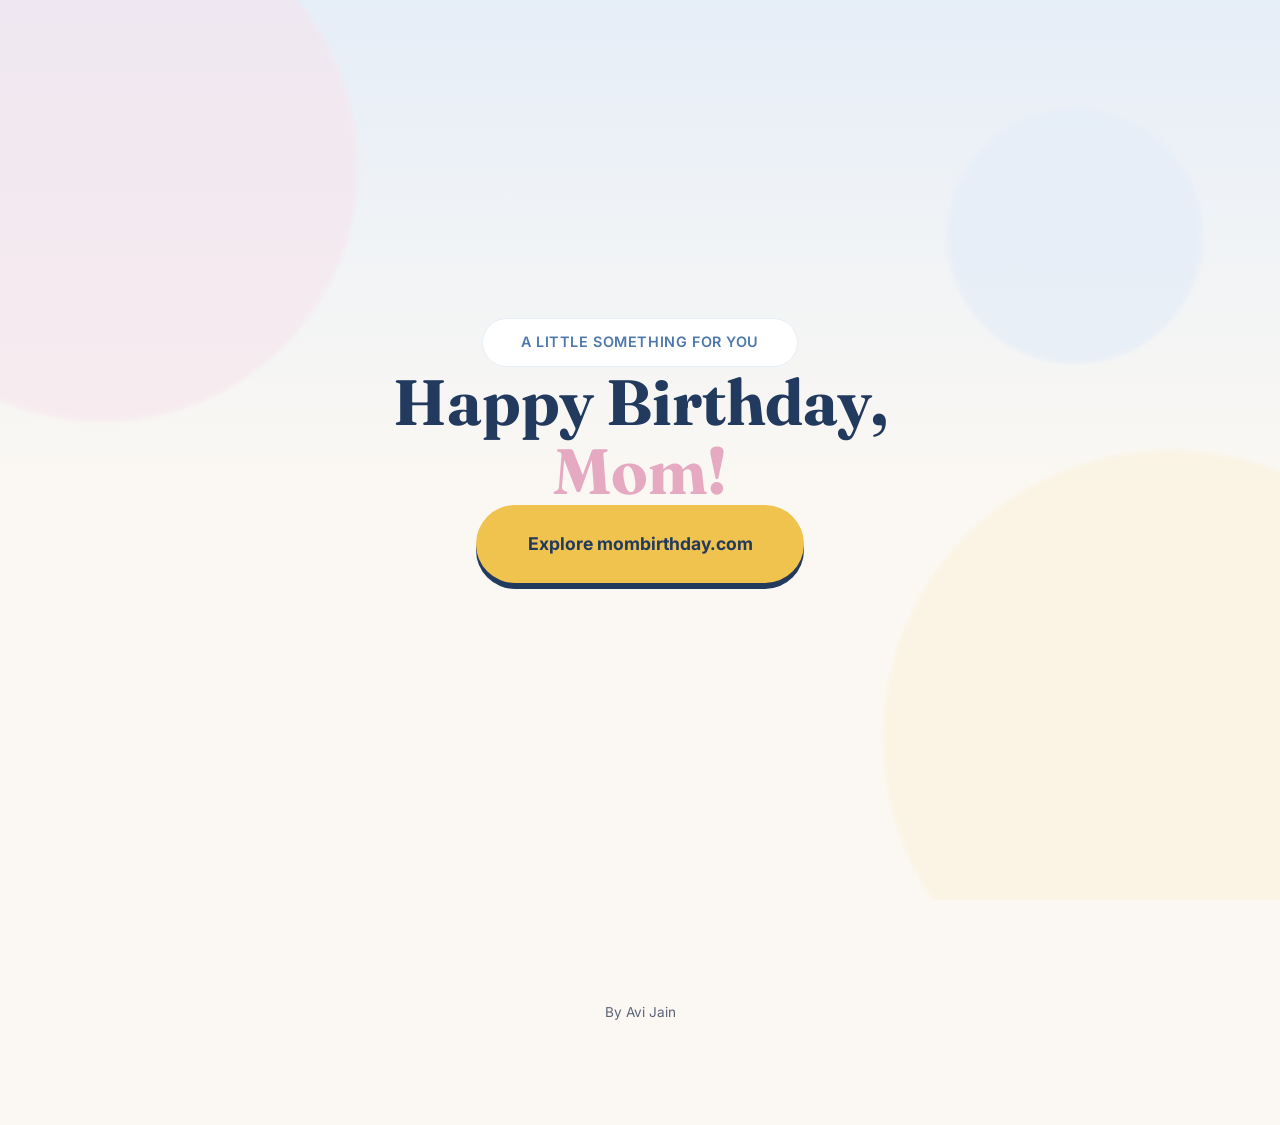
<file: index.html>
<!DOCTYPE html>
<html lang="en">
<head>
<meta charset="UTF-8">
<meta name="viewport" content="width=device-width, initial-scale=1.0">
<title>mombirthday.com</title>
<link rel="preconnect" href="https://fonts.googleapis.com">
<link rel="preconnect" href="https://fonts.gstatic.com" crossorigin>
<link href="https://fonts.googleapis.com/css2?family=Fraunces:wght@500;600;700&family=Inter:wght@400;500;600;700&display=swap" rel="stylesheet">
<link rel="stylesheet" href="style.css">
<style>
  .hero{
    position: relative;
    min-height: 100dvh;
    width: 100%;
    display: flex;
    flex-direction: column;
    align-items: center;
    justify-content: center;
    text-align: center;
    background: linear-gradient(180deg, var(--blue-soft) 0%, var(--cream) 55%);
    overflow: hidden;
    padding: 6% 8%;
  }

  .hero .blob.b1{
    width: 40%; aspect-ratio: 1/1;
    background: var(--pink-soft);
    top: -10%; left: -12%;
  }
  .hero .blob.b2{
    width: 45%; aspect-ratio: 1/1;
    background: var(--yellow-soft);
    bottom: -14%; right: -14%;
  }
  .hero .blob.b3{
    width: 20%; aspect-ratio: 1/1;
    background: var(--blue-soft);
    top: 12%; right: 6%;
    opacity: 0.8;
  }

  .hero-content{
    position: relative;
    z-index: 2;
    width: 100%;
    max-width: 640px;
    display: flex;
    flex-direction: column;
    align-items: center;
    gap: 6%;
  }

  .eyebrow{
    display: inline-flex;
    align-items: center;
    gap: 8px;
    background: var(--white);
    border: 1px solid var(--blue-soft);
    color: var(--blue-mid);
    font-size: clamp(0.75rem, 3vw, 0.9rem);
    font-weight: 600;
    padding: 2% 6%;
    border-radius: 999px;
    letter-spacing: 0.04em;
    text-transform: uppercase;
  }

  .hero h1{
    font-size: clamp(2.2rem, 10vw, 4rem);
    line-height: 1.08;
  }

  .hero h1 .accent{
    color: var(--pink);
  }

  .hero p.tag{
    color: var(--ink-soft);
    font-size: clamp(0.95rem, 3.6vw, 1.15rem);
    max-width: 32ch;
  }

  .candle-row{
    display: flex;
    gap: 3%;
    margin-top: 2%;
  }

  .candle-row span{
    font-size: clamp(1.2rem, 5vw, 1.8rem);
  }
</style>
</head>
<body>

<main class="hero">
  <div class="blob b1"></div>
  <div class="blob b2"></div>
  <div class="blob b3"></div>

  <div class="hero-content">
    <span class="eyebrow">A little something for you</span>
    <h1>Happy Birthday,<br><span class="accent">Mom!</span></h1>
    <a class="btn" href="home.html">Explore mombirthday.com</a>
  </div>
</main>

<footer class="site-footer">
  By Avi Jain
</footer>

</body>
</html>
</file>
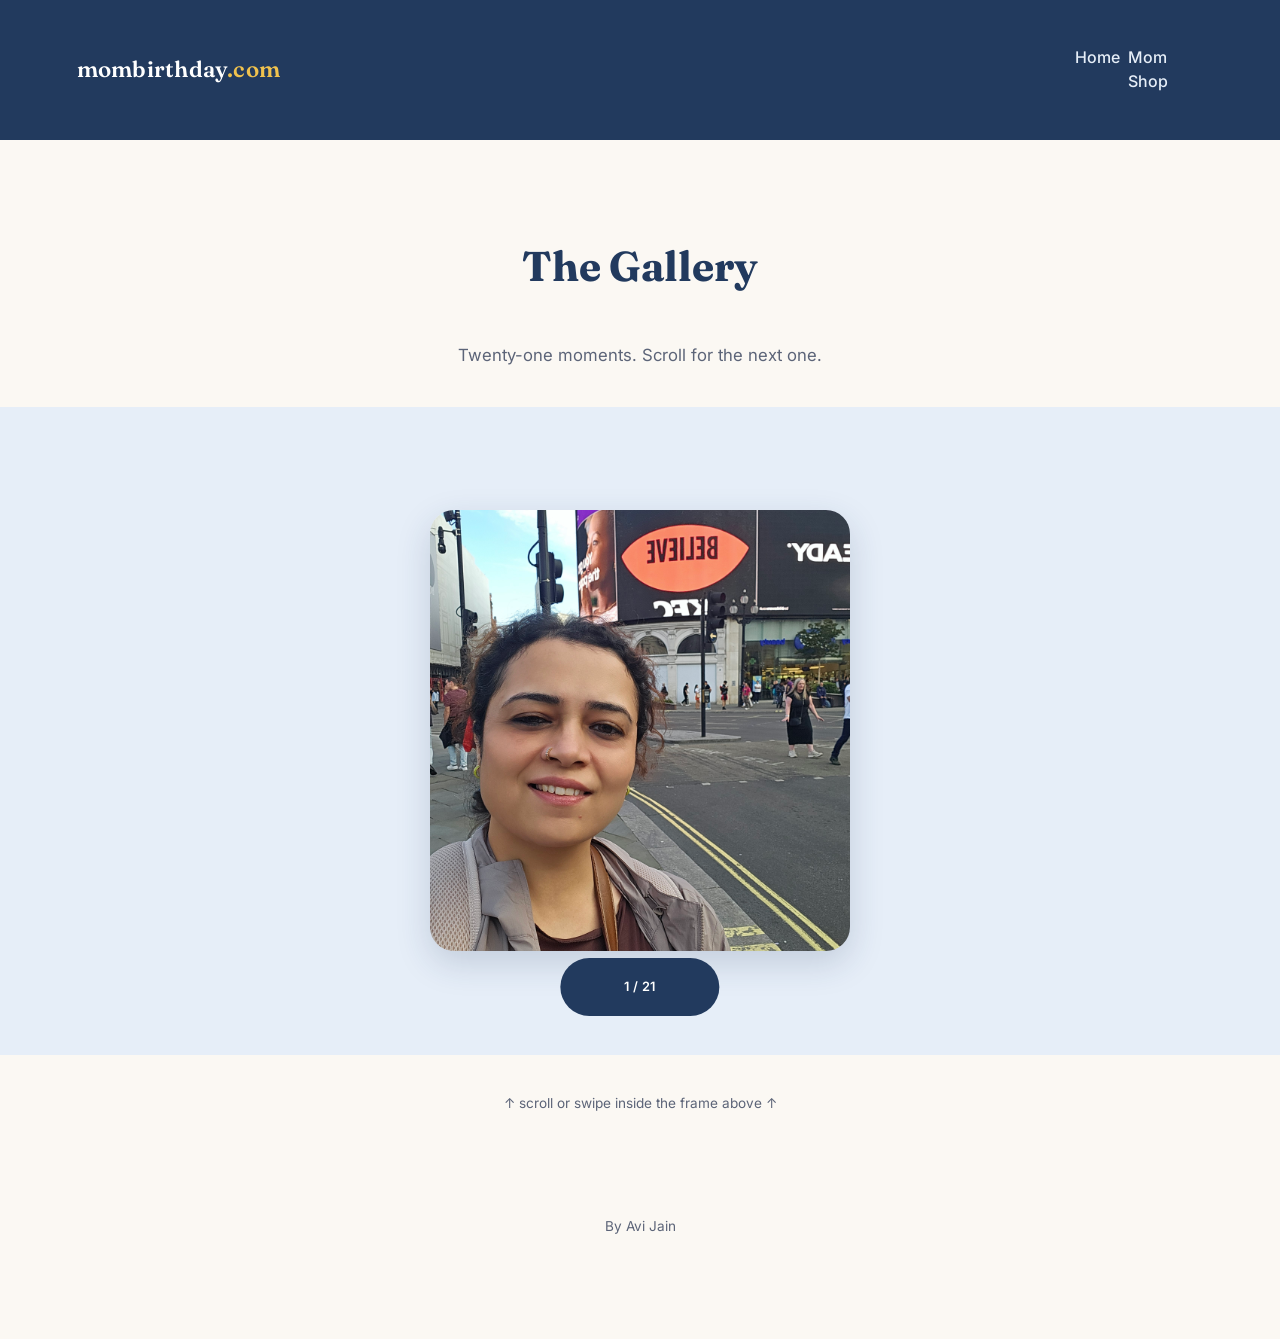
<file: gallery.html>
<!DOCTYPE html>
<html lang="en">
<head>
<meta charset="UTF-8">
<meta name="viewport" content="width=device-width, initial-scale=1.0">
<title>Gallery — mombirthday.com</title>
<link rel="preconnect" href="https://fonts.googleapis.com">
<link rel="preconnect" href="https://fonts.gstatic.com" crossorigin>
<link href="https://fonts.googleapis.com/css2?family=Fraunces:wght@500;600;700&family=Inter:wght@400;500;600;700&display=swap" rel="stylesheet">
<link rel="stylesheet" href="style.css">
<style>
  .gallery-intro{
    padding-bottom: 3%;
  }

  .gallery-track{
    width: 100%;
    height: 72vh;
    overflow-y: auto;
    scroll-snap-type: y mandatory;
    -webkit-overflow-scrolling: touch;
    position: relative;
  }

  .gallery-item{
    height: 100%;
    width: 100%;
    scroll-snap-align: start;
    scroll-snap-stop: always;
    display: flex;
    align-items: center;
    justify-content: center;
    position: relative;
  }

  .gallery-item:nth-child(odd){ background: var(--blue-soft); }
  .gallery-item:nth-child(3n){ background: var(--pink-soft); }

  .frame{
    width: 74%;
    max-width: 420px;
    aspect-ratio: 4 / 5;
    max-height: 68%;
    border-radius: var(--radius-lg);
    overflow: hidden;
    box-shadow: 0 12px 34px rgba(34,58,94,0.18);
    transform: scale(0.7);
    opacity: 0;
    transition: transform 0.45s ease, opacity 0.45s ease;
  }

  .gallery-item.active .frame{
    transform: scale(1);
    opacity: 1;
  }

  .frame img{
    width: 100%;
    height: 100%;
    object-fit: cover;
    display: block;
  }

  .frame-tag{
    position: absolute;
    bottom: 6%;
    left: 50%;
    transform: translateX(-50%);
    background: var(--blue-deep);
    color: var(--white);
    font-size: 0.8rem;
    font-weight: 600;
    padding: 1.5% 5%;
    border-radius: 999px;
    z-index: 5;
    letter-spacing: 0.03em;
  }

  .scroll-hint{
    text-align: center;
    padding: 3% 6% 0;
    color: var(--ink-soft);
    font-size: 0.85rem;
  }

  @media (prefers-reduced-motion: reduce){
    .frame{ transition: none; transform: scale(1); opacity: 1; }
  }
</style>
</head>
<body>

<header class="site-header">
  <a class="brand" href="index.html">mombirthday<span>.com</span></a>
  <nav>
    <a href="home.html">Home</a>
    <a href="shop.html">Mom Shop</a>
  </nav>
</header>

<h1 class="page-title">The Gallery</h1>
<p class="page-subtitle gallery-intro">Twenty-one moments. Scroll for the next one.</p>

<div class="gallery-track" id="galleryTrack">

  <div class="gallery-item"><div class="frame"><img src="one.jpg" alt="Picture 1"></div><span class="frame-tag">1 / 21</span></div>
  <div class="gallery-item"><div class="frame"><img src="two.jpg" alt="Picture 2"></div><span class="frame-tag">2 / 21</span></div>
  <div class="gallery-item"><div class="frame"><img src="three.JPG" alt="Picture 3"></div><span class="frame-tag">3 / 21</span></div>
  <div class="gallery-item"><div class="frame"><img src="four.jpg" alt="Picture 4"></div><span class="frame-tag">4 / 21</span></div>
  <div class="gallery-item"><div class="frame"><img src="five.jpg" alt="Picture 5"></div><span class="frame-tag">5 / 21</span></div>
  <div class="gallery-item"><div class="frame"><img src="six.jpg" alt="Picture 6"></div><span class="frame-tag">6 / 21</span></div>
  <div class="gallery-item"><div class="frame"><img src="seven.jpg" alt="Picture 7"></div><span class="frame-tag">7 / 21</span></div>
  <div class="gallery-item"><div class="frame"><img src="eight.jpg" alt="Picture 8"></div><span class="frame-tag">8 / 21</span></div>
  <div class="gallery-item"><div class="frame"><img src="nine.jpg" alt="Picture 9"></div><span class="frame-tag">9 / 21</span></div>
  <div class="gallery-item"><div class="frame"><img src="ten.jpg" alt="Picture 10"></div><span class="frame-tag">10 / 21</span></div>
  <div class="gallery-item"><div class="frame"><img src="eleven.jpg" alt="Picture 11"></div><span class="frame-tag">11 / 21</span></div>
  <div class="gallery-item"><div class="frame"><img src="twelve.jpg" alt="Picture 12"></div><span class="frame-tag">12 / 21</span></div>
  <div class="gallery-item"><div class="frame"><img src="thirteen.jpg" alt="Picture 13"></div><span class="frame-tag">13 / 21</span></div>
  <div class="gallery-item"><div class="frame"><img src="fourteen.jpg" alt="Picture 14"></div><span class="frame-tag">14 / 21</span></div>
  <div class="gallery-item"><div class="frame"><img src="fifteen.jpg" alt="Picture 15"></div><span class="frame-tag">15 / 21</span></div>
  <div class="gallery-item"><div class="frame"><img src="sixteen.jpg" alt="Picture 16"></div><span class="frame-tag">16 / 21</span></div>
  <div class="gallery-item"><div class="frame"><img src="seventeen.jpg" alt="Picture 17"></div><span class="frame-tag">17 / 21</span></div>
  <div class="gallery-item"><div class="frame"><img src="eighteen.jpg" alt="Picture 18"></div><span class="frame-tag">18 / 21</span></div>
  <div class="gallery-item"><div class="frame"><img src="nineteen.jpg" alt="Picture 19"></div><span class="frame-tag">19 / 21</span></div>
  <div class="gallery-item"><div class="frame"><img src="twenty.jpg" alt="Picture 20"></div><span class="frame-tag">20 / 21</span></div>
  <div class="gallery-item"><div class="frame"><img src="twentyone.jpg" alt="Picture 21"></div><span class="frame-tag">21 / 21</span></div>

</div>

<p class="scroll-hint">↑ scroll or swipe inside the frame above ↑</p>

<footer class="site-footer">
  By Avi Jain
</footer>

<script src="script.js"></script>
</body>
</html>
</file>
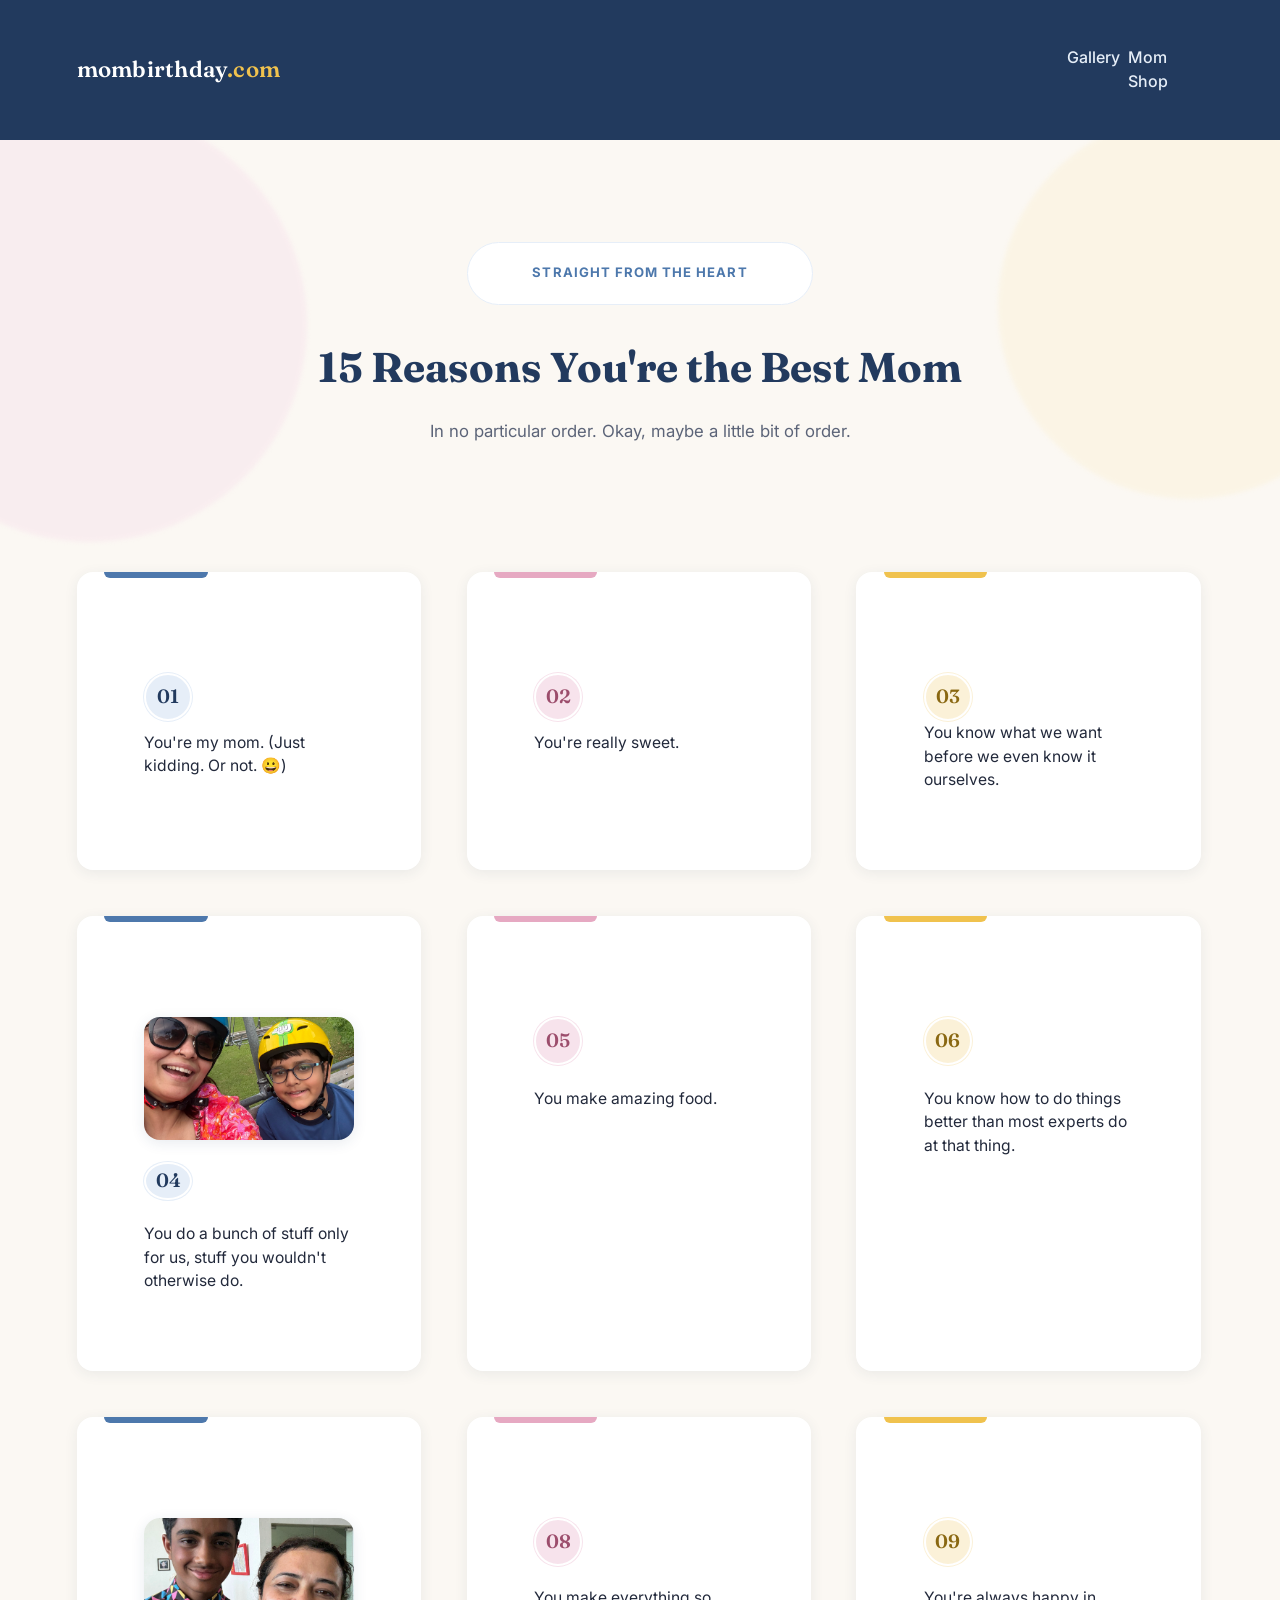
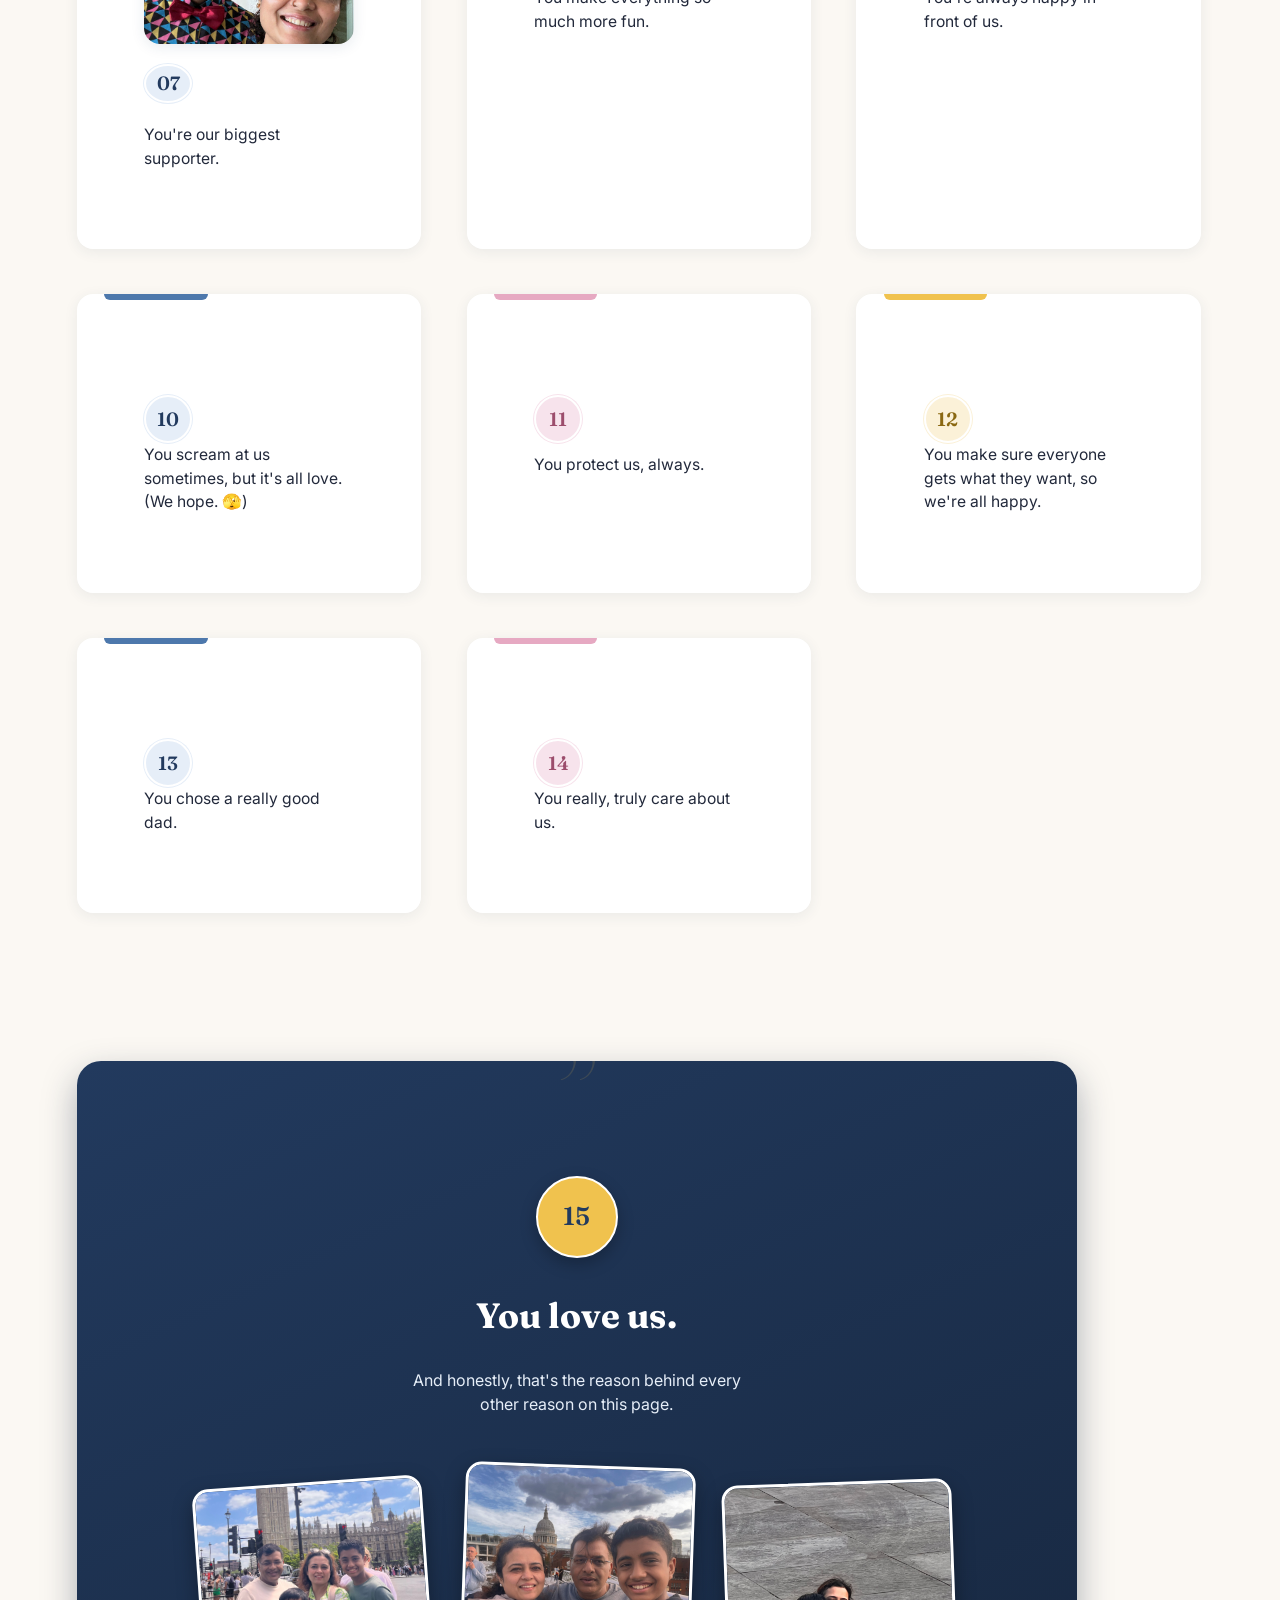
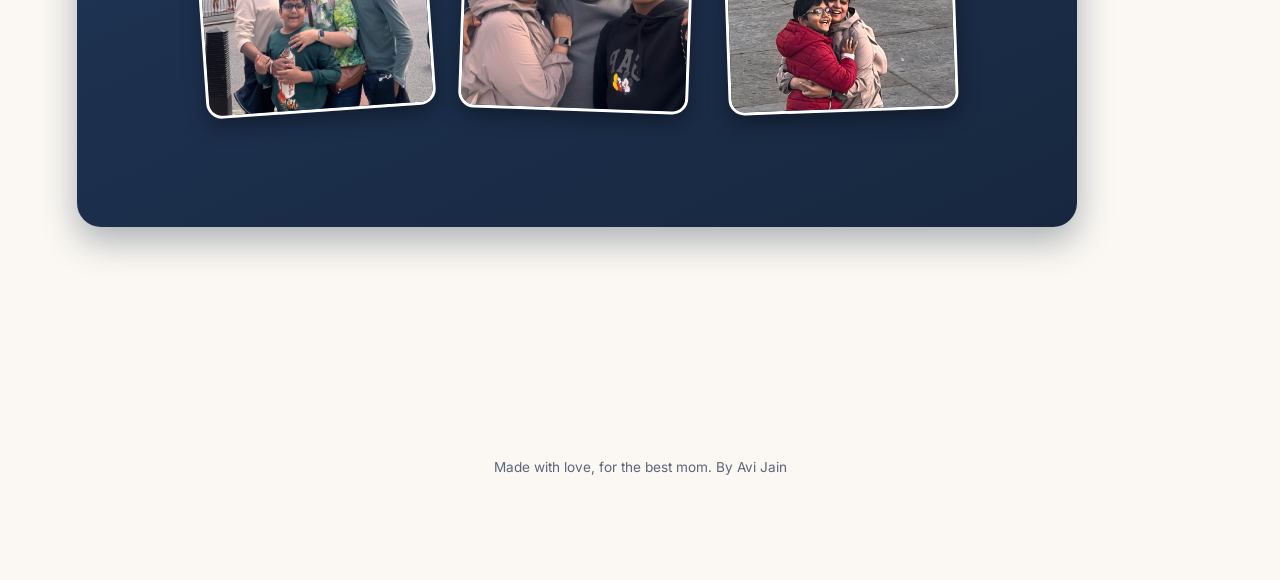
<file: home.html>
<!DOCTYPE html>
<html lang="en">
<head>
<meta charset="UTF-8">
<meta name="viewport" content="width=device-width, initial-scale=1.0">
<title>15 Reasons — mombirthday.com</title>
<link rel="preconnect" href="https://fonts.googleapis.com">
<link rel="preconnect" href="https://fonts.gstatic.com" crossorigin>
<link href="https://fonts.googleapis.com/css2?family=Fraunces:wght@500;600;700&family=Inter:wght@400;500;600;700&display=swap" rel="stylesheet">
<link rel="stylesheet" href="style.css">
<style>
  .reasons-hero{
    position: relative;
    overflow: hidden;
    padding-bottom: 2%;
  }

  .reasons-hero .blob{
    position: absolute;
    border-radius: 50%;
    filter: blur(2px);
    opacity: 0.5;
    z-index: 0;
  }

  .reasons-hero .blob.b1{
    width: 34%; aspect-ratio: 1/1;
    background: var(--pink-soft);
    top: -8%; left: -10%;
  }

  .reasons-hero .blob.b2{
    width: 30%; aspect-ratio: 1/1;
    background: var(--yellow-soft);
    top: -6%; right: -8%;
  }

  .reasons-hero > *{
    position: relative;
    z-index: 1;
  }

  .eyebrow-tag{
    display: block;
    width: fit-content;
    margin: 8% auto 0;
    background: var(--white);
    border: 1px solid var(--blue-soft);
    color: var(--blue-mid);
    font-size: clamp(0.7rem, 2.8vw, 0.82rem);
    font-weight: 700;
    padding: 1.6% 5%;
    border-radius: 999px;
    letter-spacing: 0.08em;
    text-transform: uppercase;
  }

  .reasons-hero .page-title{
    padding-top: 3%;
    padding-bottom: 2%;
  }

  .reasons-grid{
    display: flex;
    flex-wrap: wrap;
    gap: 4%;
    width: 100%;
    padding: 2% 6% 6%;
  }

  .reason-card{
    position: relative;
    width: 48%;
    background: var(--white);
    border-radius: var(--radius-md);
    padding: 9% 6% 7%;
    box-shadow: 0 3px 14px rgba(34,58,94,0.08);
    display: flex;
    flex-direction: column;
    gap: 8%;
    margin-bottom: 4%;
    transition: transform 0.25s ease, box-shadow 0.25s ease;
    animation: cardIn 0.5s ease both;
  }

  .reason-card:hover,
  .reason-card:focus-within{
    transform: translateY(-4px);
    box-shadow: 0 12px 26px rgba(34,58,94,0.16);
  }

  .reason-card:nth-child(1){ animation-delay: 0.02s; }
  .reason-card:nth-child(2){ animation-delay: 0.06s; }
  .reason-card:nth-child(3){ animation-delay: 0.10s; }
  .reason-card:nth-child(4){ animation-delay: 0.14s; }
  .reason-card:nth-child(5){ animation-delay: 0.18s; }
  .reason-card:nth-child(6){ animation-delay: 0.22s; }
  .reason-card:nth-child(7){ animation-delay: 0.26s; }
  .reason-card:nth-child(8){ animation-delay: 0.30s; }
  .reason-card:nth-child(9){ animation-delay: 0.34s; }
  .reason-card:nth-child(10){ animation-delay: 0.38s; }
  .reason-card:nth-child(11){ animation-delay: 0.42s; }
  .reason-card:nth-child(12){ animation-delay: 0.46s; }
  .reason-card:nth-child(13){ animation-delay: 0.50s; }
  .reason-card:nth-child(14){ animation-delay: 0.54s; }

  @keyframes cardIn{
    from{ opacity: 0; transform: translateY(14px); }
    to{ opacity: 1; transform: translateY(0); }
  }

  .reason-card::before{
    content: "";
    position: absolute;
    top: 0; left: 8%;
    width: 30%;
    height: 6px;
    border-radius: 0 0 6px 6px;
  }

  .reason-card:nth-child(3n+1)::before{ background: var(--blue-mid); }
  .reason-card:nth-child(3n+2)::before{ background: var(--pink); }
  .reason-card:nth-child(3n)::before{ background: var(--yellow); }

  .reason-num{
    display: inline-flex;
    align-items: center;
    justify-content: center;
    width: 2.5em;
    height: 2.5em;
    border-radius: 50%;
    font-family: var(--font-display);
    font-size: clamp(1rem, 3.6vw, 1.2rem);
    font-weight: 600;
    line-height: 1;
    background: var(--blue-soft);
    color: var(--blue-deep);
    border: 2px solid var(--white);
    box-shadow: 0 0 0 1px var(--blue-soft);
  }

  .reason-card:nth-child(3n+2) .reason-num{
    background: var(--pink-soft);
    color: #9c4d6c;
    box-shadow: 0 0 0 1px var(--pink-soft);
  }

  .reason-card:nth-child(3n) .reason-num{
    background: var(--yellow-soft);
    color: #8a6812;
    box-shadow: 0 0 0 1px var(--yellow-soft);
  }

  .reason-card p{
    font-size: clamp(0.85rem, 3.4vw, 0.98rem);
    color: var(--ink);
    line-height: 1.5;
  }

  .reason-card .pic-placeholder,
  .reason-card .pic-frame{
    order: -1;
  }

  /* reason 15 — big finale card */
  .reason-finale{
    position: relative;
    width: 100%;
    margin: 2% 6% 10%;
    background: linear-gradient(155deg, var(--blue-deep) 0%, #17273f 100%);
    border-radius: var(--radius-lg);
    padding: 9% 7% 9%;
    color: var(--white);
    text-align: center;
    box-shadow: 0 14px 34px rgba(23,39,63,0.35);
    overflow: hidden;
  }

  .reason-finale::before{
    content: "”";
    position: absolute;
    top: -4%;
    left: 50%;
    transform: translateX(-50%);
    font-family: var(--font-display);
    font-size: clamp(6rem, 26vw, 9rem);
    color: rgba(240,194,78,0.14);
    line-height: 1;
    pointer-events: none;
  }

  .reason-finale .reason-num{
    position: relative;
    background: var(--yellow);
    color: var(--blue-deep);
    width: 3.2em;
    height: 3.2em;
    font-size: clamp(1.3rem, 5vw, 1.6rem);
    box-shadow: 0 6px 16px rgba(0,0,0,0.25);
  }

  .reason-finale h2{
    position: relative;
    color: var(--white);
    font-size: clamp(1.5rem, 6.5vw, 2.2rem);
    margin: 4% 0 3%;
  }

  .reason-finale > p{
    position: relative;
    color: var(--blue-soft);
    max-width: 34ch;
    margin: 0 auto;
  }

  .finale-pics{
    position: relative;
    display: flex;
    flex-wrap: wrap;
    justify-content: center;
    gap: 4%;
    margin-top: 8%;
  }

  .finale-pics .pic-placeholder{
    width: 28%;
    aspect-ratio: 1 / 1;
    background: rgba(255,255,255,0.08);
    border-color: var(--yellow);
    color: var(--yellow-soft);
  }

  .finale-pics .pic-frame{
    width: 28%;
    aspect-ratio: 1 / 1;
    box-shadow: 0 8px 20px rgba(0,0,0,0.35);
    border: 3px solid var(--white);
  }

  .finale-pics .pic-frame:nth-child(1){ transform: rotate(-4deg); }
  .finale-pics .pic-frame:nth-child(2){ transform: rotate(2deg); margin-top: -2%; }
  .finale-pics .pic-frame:nth-child(3){ transform: rotate(-2deg); }

  @media (min-width: 640px){
    .reason-card{ width: 30.6%; }
  }

  @media (prefers-reduced-motion: reduce){
    .reason-card{ animation: none; opacity: 1; transform: none; }
  }
</style>
</head>
<body>

<header class="site-header">
  <a class="brand" href="index.html">mombirthday<span>.com</span></a>
  <nav>
    <a href="gallery.html">Gallery</a>
    <a href="shop.html">Mom Shop</a>
  </nav>
</header>

<div class="reasons-hero">
  <div class="blob b1"></div>
  <div class="blob b2"></div>
  <span class="eyebrow-tag">Straight from the heart</span>
  <h1 class="page-title">15 Reasons You're the Best Mom</h1>
  <p class="page-subtitle">In no particular order. Okay, maybe a little bit of order.</p>
</div>

<section class="reasons-grid">

  <article class="reason-card">
    <span class="reason-num">01</span>
    <p>You're my mom. (Just kidding. Or not. 😀)</p>
  </article>

  <article class="reason-card">
    <span class="reason-num">02</span>
    <p>You're really sweet.</p>
  </article>

  <article class="reason-card">
    <span class="reason-num">03</span>
    <p>You know what we want before we even know it ourselves.</p>
  </article>

  <article class="reason-card">
    <span class="reason-num">04</span>
    <div class="pic-frame"><img src="sky.jpg" alt="Reason 4"></div>
    <p>You do a bunch of stuff only for us, stuff you wouldn't otherwise do.</p>
  </article>

  <article class="reason-card">
    <span class="reason-num">05</span>
    <p>You make amazing food.</p>
  </article>

  <article class="reason-card">
    <span class="reason-num">06</span>
    <p>You know how to do things better than most experts do at that thing.</p>
  </article>

  <article class="reason-card">
    <span class="reason-num">07</span>
    <div class="pic-frame"><img src="earl.jpg" alt="Reason 7"></div>
    <p>You're our biggest supporter.</p>
  </article>

  <article class="reason-card">
    <span class="reason-num">08</span>
    <p>You make everything so much more fun.</p>
  </article>

  <article class="reason-card">
    <span class="reason-num">09</span>
    <p>You're always happy in front of us.</p>
  </article>

  <article class="reason-card">
    <span class="reason-num">10</span>
    <p>You scream at us sometimes, but it's all love. (We hope. 🫣)</p>
  </article>

  <article class="reason-card">
    <span class="reason-num">11</span>
    <p>You protect us, always.</p>
  </article>

  <article class="reason-card">
    <span class="reason-num">12</span>
    <p>You make sure everyone gets what they want, so we're all happy.</p>
  </article>

  <article class="reason-card">
    <span class="reason-num">13</span>
    <p>You chose a really good dad.</p>
  </article>

  <article class="reason-card">
    <span class="reason-num">14</span>
    <p>You really, truly care about us.</p>
  </article>

</section>

<article class="reason-finale wrap">
  <span class="reason-num">15</span>
  <h2>You love us.</h2>
  <p>And honestly, that's the reason behind every other reason on this page.</p>
  <div class="finale-pics">
    <div class="pic-frame"><img src="abc.jpg" alt="Reason 15, picture 1"></div>
    <div class="pic-frame"><img src="def.jpg" alt="Reason 15, picture 2"></div>
    <div class="pic-frame"><img src="ghi.jpg" alt="Reason 15, picture 3"></div>
  </div>
</article>

<footer class="site-footer">
  Made with love, for the best mom. By Avi Jain
</footer>

</body>
</html>
</file>
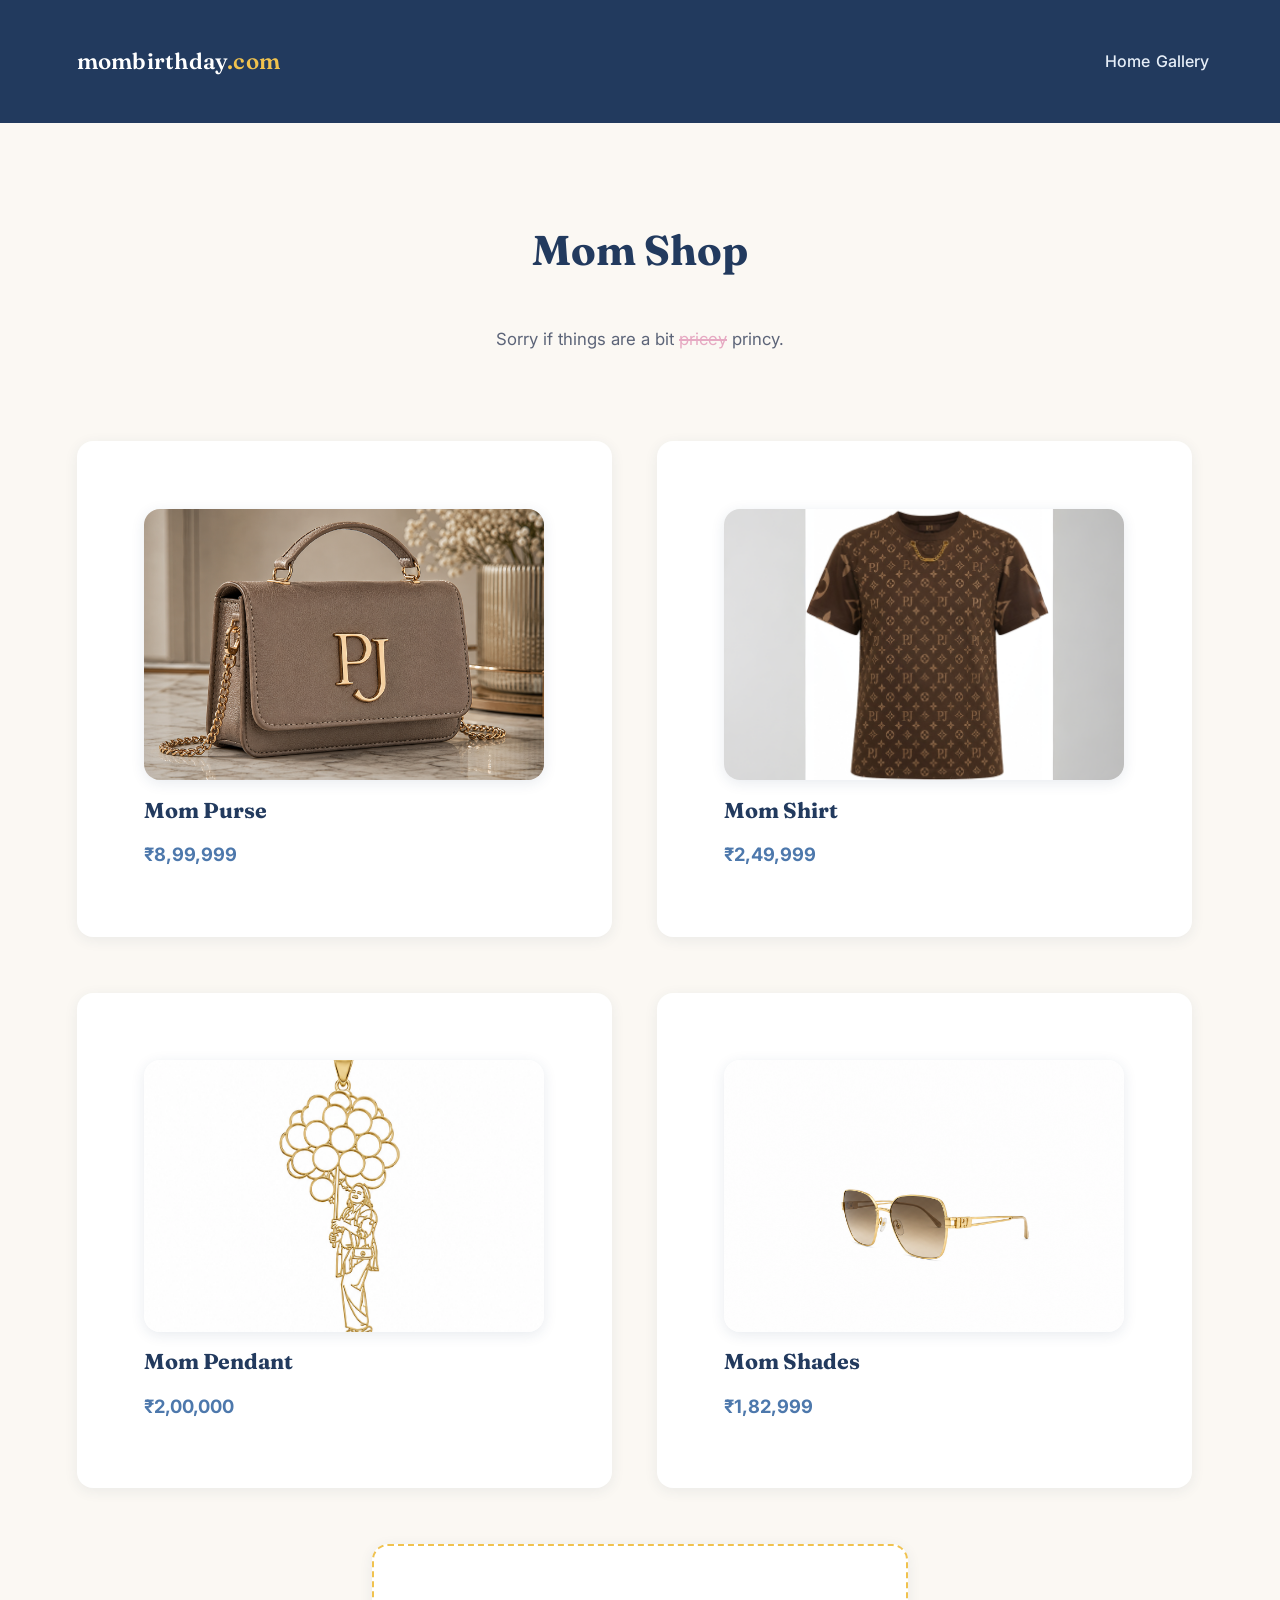
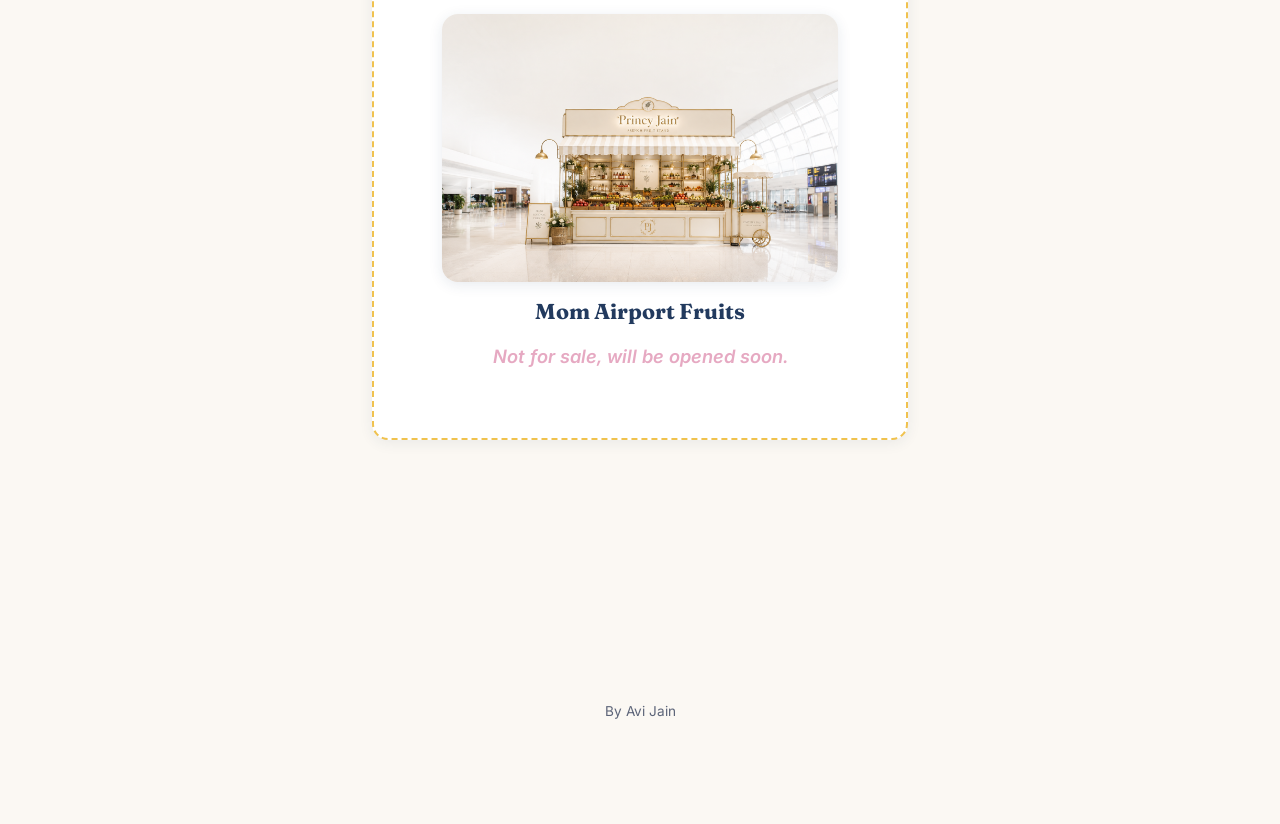
<file: shop.html>
<!DOCTYPE html>
<html lang="en">
<head>
<meta charset="UTF-8">
<meta name="viewport" content="width=device-width, initial-scale=1.0">
<title>Mom Shop — mombirthday.com</title>
<link rel="preconnect" href="https://fonts.googleapis.com">
<link rel="preconnect" href="https://fonts.gstatic.com" crossorigin>
<link href="https://fonts.googleapis.com/css2?family=Fraunces:wght@500;600;700&family=Inter:wght@400;500;600;700&display=swap" rel="stylesheet">
<link rel="stylesheet" href="style.css">
<style>
  .shop-note{
    text-align: center;
    padding: 0 8% 7%;
    color: var(--ink-soft);
    font-size: clamp(0.9rem, 3.4vw, 1.05rem);
  }

  .shop-note s{
    color: var(--pink);
    text-decoration-thickness: 2px;
  }

  .shop-grid{
    display: flex;
    flex-wrap: wrap;
    gap: 4%;
    width: 100%;
    padding: 0 6% 8%;
  }

  .item-card{
    width: 100%;
    background: var(--white);
    border-radius: var(--radius-md);
    padding: 6%;
    box-shadow: 0 3px 14px rgba(34,58,94,0.08);
    margin-bottom: 5%;
    display: flex;
    flex-direction: column;
    gap: 4%;
  }

  .item-card h3{
    font-size: clamp(1.1rem, 4.4vw, 1.35rem);
  }

  .item-price{
    font-family: var(--font-body);
    font-weight: 700;
    font-size: clamp(1rem, 4vw, 1.15rem);
    color: var(--blue-mid);
  }

  .item-card.unavailable .item-price{
    color: var(--pink);
    font-style: italic;
    font-weight: 600;
  }

  .item-card.unavailable{
    border: 2px dashed var(--yellow);
  }

  .item-card.centered{
    margin-left: auto;
    margin-right: auto;
    align-items: center;
    text-align: center;
  }

  @media (min-width: 640px){
    .item-card{ width: 47.5%; }
  }
</style>
</head>
<body>

<header class="site-header">
  <a class="brand" href="index.html">mombirthday<span>.com</span></a>
  <nav>
    <a href="home.html">Home</a>
    <a href="gallery.html">Gallery</a>
  </nav>
</header>

<h1 class="page-title">Mom Shop</h1>
<p class="shop-note">Sorry if things are a bit <s>pricey</s> princy.</p>

<section class="shop-grid">

  <article class="item-card">
    <div class="pic-frame"><img src="purse.jpg" alt="Mom Purse"></div>
    <h3>Mom Purse</h3>
    <span class="item-price">₹8,99,999</span>
  </article>

  <article class="item-card">
    <div class="pic-frame"><img src="shirt.jpg" alt="Mom Shirt"></div>
    <h3>Mom Shirt</h3>
    <span class="item-price">₹2,49,999</span>
  </article>

  <article class="item-card">
    <div class="pic-frame"><img src="pendant.jpg" alt="Mom Pendant"></div>
    <h3>Mom Pendant</h3>
    <span class="item-price">₹2,00,000</span>
  </article>

  <article class="item-card">
    <div class="pic-frame"><img src="shades.jpg" alt="Mom Shades"></div>
    <h3>Mom Shades</h3>
    <span class="item-price">₹1,82,999</span>
  </article>

  <article class="item-card unavailable centered">
    <div class="pic-frame"><img src="fruit.jpg" alt="Mom Airport Fruits"></div>
    <h3>Mom Airport Fruits</h3>
    <span class="item-price">Not for sale, will be opened soon.</span>
  </article>

</section>

<footer class="site-footer">
  By Avi Jain
</footer>

</body>
</html>
</file>
<file: style.css>
/* ============================================================
   mombirthday.com — shared styles
   ============================================================ */

:root{
  --blue-deep:   #223a5e;
  --blue-mid:    #4d78ac;
  --blue-soft:   #e6eef8;
  --pink:        #e6a9c2;
  --pink-soft:   #f7e3ec;
  --yellow:      #f0c24e;
  --yellow-soft: #fbf1d8;
  --cream:       #fbf8f3;
  --ink:         #22293b;
  --ink-soft:    #5c6478;
  --white:       #ffffff;

  --radius-sm: 10px;
  --radius-md: 16px;
  --radius-lg: 24px;

  --font-display: "Fraunces", Georgia, serif;
  --font-body: "Inter", -apple-system, BlinkMacSystemFont, sans-serif;
}

*{ box-sizing: border-box; }

html{
  -webkit-text-size-adjust: 100%;
}

body{
  margin: 0;
  font-family: var(--font-body);
  color: var(--ink);
  background: var(--cream);
  width: 100%;
  overflow-x: hidden;
  line-height: 1.5;
}

img{ max-width: 100%; display: block; }

a{ color: inherit; text-decoration: none; }

h1, h2, h3{
  font-family: var(--font-display);
  margin: 0;
  color: var(--blue-deep);
}

p{ margin: 0; }

/* ---------- header / nav ---------- */

.site-header{
  position: sticky;
  top: 0;
  z-index: 100;
  width: 100%;
  background: var(--blue-deep);
  padding: 3.5% 6%;
  display: flex;
  align-items: center;
  justify-content: space-between;
}

.site-header .brand{
  font-family: var(--font-display);
  font-size: clamp(1.1rem, 4vw, 1.4rem);
  color: var(--white);
  font-weight: 600;
  letter-spacing: 0.01em;
}

.site-header .brand span{
  color: var(--yellow);
}

.site-header nav{
  display: flex;
  gap: 6%;
}

.site-header nav a{
  color: var(--blue-soft);
  font-size: clamp(0.85rem, 3vw, 1rem);
  font-weight: 500;
  position: relative;
  padding-bottom: 2px;
}

.site-header nav a::after{
  content: "";
  position: absolute;
  left: 0;
  bottom: -4px;
  width: 0%;
  height: 2px;
  background: var(--yellow);
  transition: width 0.25s ease;
}

.site-header nav a:hover::after,
.site-header nav a:focus-visible::after{
  width: 100%;
}

.site-header nav a:hover,
.site-header nav a:focus-visible{
  color: var(--white);
}

/* ---------- generic layout helpers ---------- */

.wrap{
  width: 100%;
  max-width: 1000px;
  margin: 0 auto;
  padding: 0 6%;
}

.page-title{
  font-size: clamp(1.6rem, 6vw, 2.6rem);
  text-align: center;
  padding: 8% 6% 4%;
  line-height: 1.2;
}

.page-subtitle{
  text-align: center;
  color: var(--ink-soft);
  font-size: clamp(0.9rem, 3.2vw, 1.05rem);
  padding: 0 8% 6%;
}

/* decorative soft blob shapes, used sparingly */
.blob{
  position: absolute;
  border-radius: 50%;
  filter: blur(2px);
  opacity: 0.55;
  z-index: 0;
}

/* ---------- picture placeholder ---------- */

.pic-placeholder{
  width: 100%;
  aspect-ratio: 4 / 3;
  border: 2px dashed var(--blue-mid);
  border-radius: var(--radius-md);
  background: var(--blue-soft);
  display: flex;
  align-items: center;
  justify-content: center;
  text-align: center;
  color: var(--blue-mid);
  font-size: clamp(0.75rem, 3vw, 0.9rem);
  padding: 4%;
  font-weight: 500;
}

.pic-frame{
  width: 100%;
  aspect-ratio: 4 / 3;
  border-radius: var(--radius-md);
  overflow: hidden;
  box-shadow: 0 3px 14px rgba(34,58,94,0.1);
}

.pic-frame img{
  width: 100%;
  height: 100%;
  object-fit: cover;
  display: block;
}

/* ---------- buttons ---------- */

.btn{
  display: inline-block;
  background: var(--yellow);
  color: var(--blue-deep);
  font-family: var(--font-body);
  font-weight: 700;
  font-size: clamp(0.95rem, 3.6vw, 1.1rem);
  padding: 4% 8%;
  border-radius: 999px;
  border: none;
  cursor: pointer;
  box-shadow: 0 6px 0 var(--blue-deep);
  transition: transform 0.15s ease, box-shadow 0.15s ease;
}

.btn:hover, .btn:focus-visible{
  transform: translateY(-2px);
  box-shadow: 0 8px 0 var(--blue-deep);
}

.btn:active{
  transform: translateY(3px);
  box-shadow: 0 3px 0 var(--blue-deep);
}

/* ---------- footer ---------- */

.site-footer{
  width: 100%;
  text-align: center;
  padding: 8% 6%;
  color: var(--ink-soft);
  font-size: 0.85rem;
}
</file>
